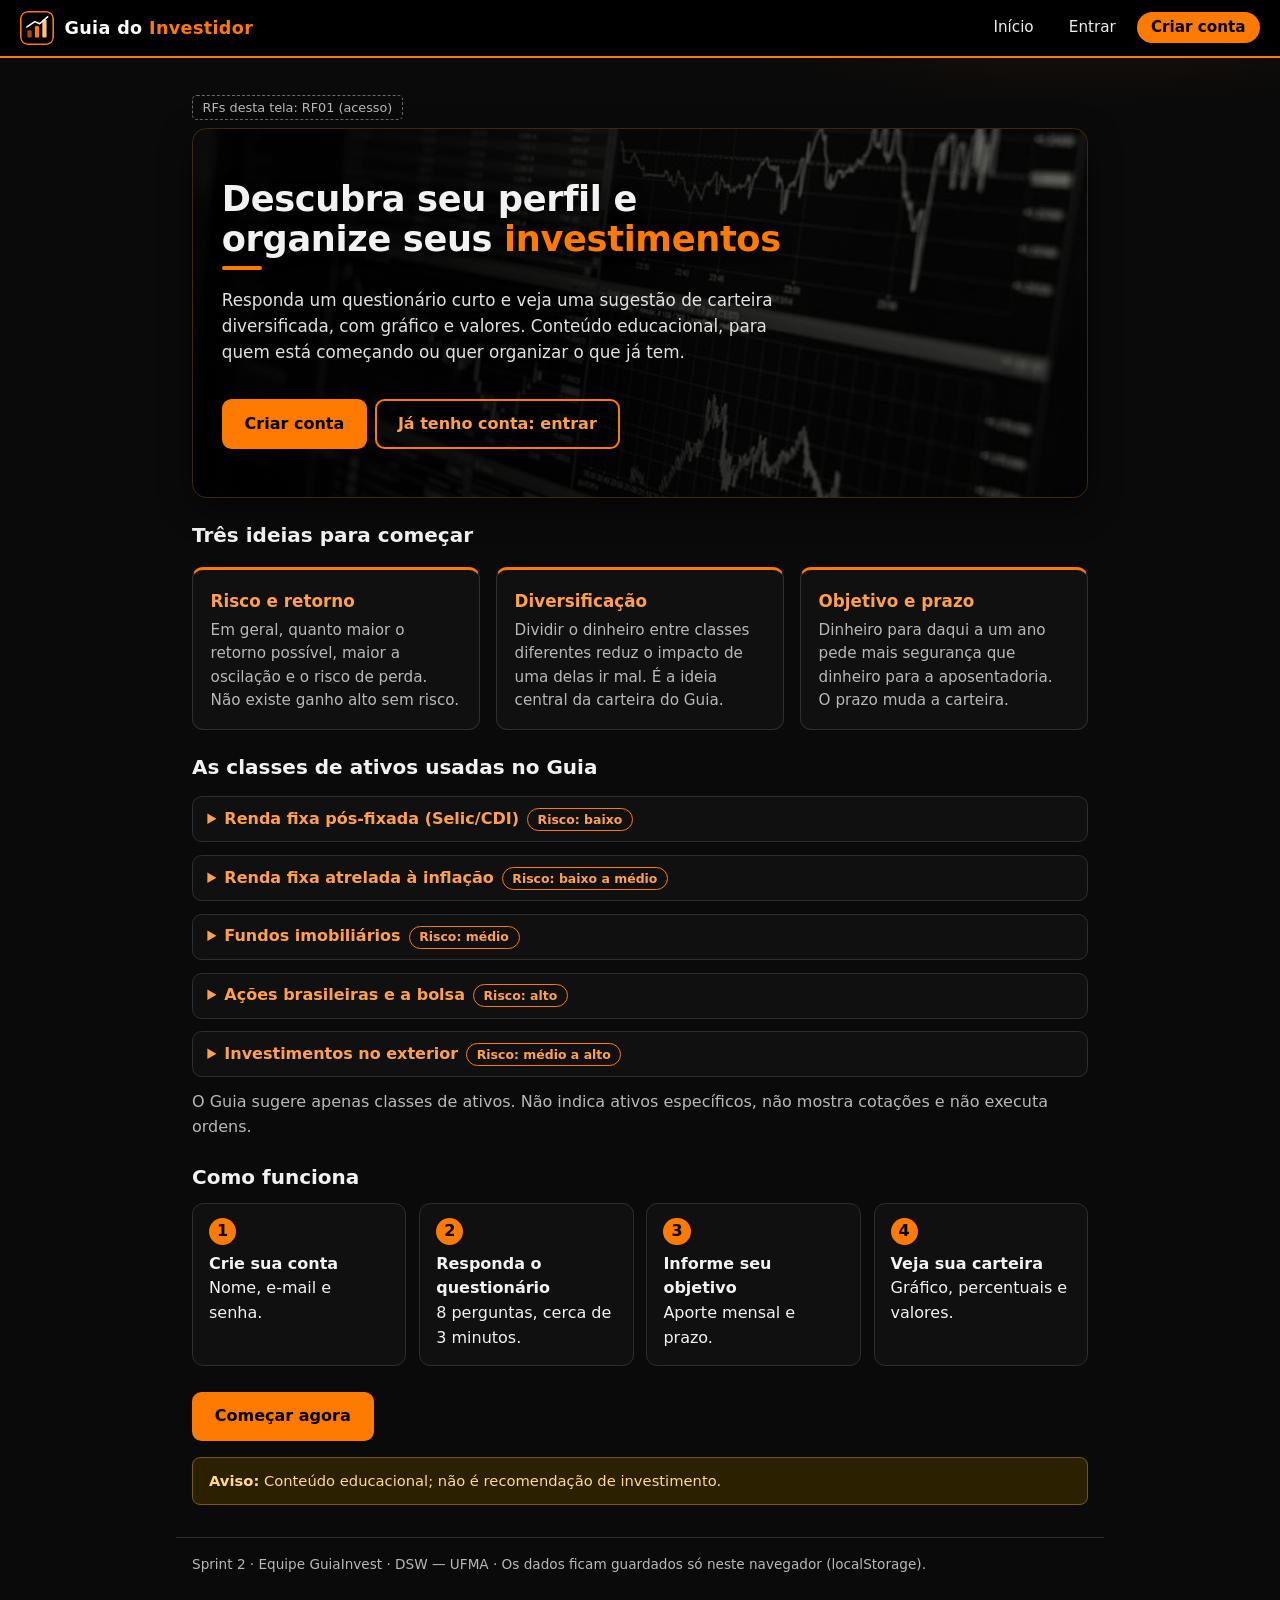
<file: codigo/index.html>
<!DOCTYPE html>
<!-- Guia do Investidor — Sprint 2. Tela: Página inicial (pública). RFs atendidos: RF01 (acesso), RF13. -->
<html lang="pt-BR"><head><meta charset="utf-8"><meta name="viewport" content="width=device-width, initial-scale=1">
<title>Página inicial — Guia do Investidor</title><link rel="stylesheet" href="style.css"></head>
<body><a class="skip" href="#conteudo">Pular para o conteúdo</a>
<header><a class="brand" href="index.html"><img src="logo.svg" alt="" width="34" height="34"><span>Guia do <b>Investidor</b></span></a><nav class="nav-pub" aria-label="Principal"><ul><li><a href="index.html">Início</a></li><li><a href="01-login.html">Entrar</a></li><li><a href="02-cadastro.html" class="cta">Criar conta</a></li></ul></nav></header>
<main id="conteudo"><p class="rf">RFs desta tela: RF01 (acesso)</p>
<section class="hero card"><h1>Descubra seu perfil e organize seus <em>investimentos</em></h1>
<p>Responda um questionário curto e veja uma sugestão de carteira diversificada, com gráfico e valores. Conteúdo educacional, para quem está começando ou quer organizar o que já tem.</p>
<a class="btn" href="02-cadastro.html">Criar conta</a><a class="btn sec" href="01-login.html">Já tenho conta: entrar</a></section>
<section aria-labelledby="b"><h2 id="b">Três ideias para começar</h2><div class="cols">
<div class="mini"><h3>Risco e retorno</h3><p>Em geral, quanto maior o retorno possível, maior a oscilação e o risco de perda. Não existe ganho alto sem risco.</p></div>
<div class="mini"><h3>Diversificação</h3><p>Dividir o dinheiro entre classes diferentes reduz o impacto de uma delas ir mal. É a ideia central da carteira do Guia.</p></div>
<div class="mini"><h3>Objetivo e prazo</h3><p>Dinheiro para daqui a um ano pede mais segurança que dinheiro para a aposentadoria. O prazo muda a carteira.</p></div></div></section>
<section aria-labelledby="c"><h2 id="c">As classes de ativos usadas no Guia</h2>
<details><summary>Renda fixa pós-fixada (Selic/CDI)<span class="tag">Risco: baixo</span></summary><p>Aplicações cujo rendimento acompanha a taxa básica de juros (Selic) ou o CDI. Costumam oscilar pouco e servem de base de segurança.</p></details>
<details><summary>Renda fixa atrelada à inflação<span class="tag">Risco: baixo a médio</span></summary><p>O rendimento combina uma taxa definida com um índice de inflação, para proteger o poder de compra no longo prazo. O valor pode variar se for resgatado antes do vencimento.</p></details>
<details><summary>Fundos imobiliários<span class="tag">Risco: médio</span></summary><p>Fundos que investem em imóveis ou em papéis do setor imobiliário. As cotas são negociadas na bolsa e costumam distribuir rendimentos periódicos, mas o preço da cota oscila.</p></details>
<details><summary>Ações brasileiras e a bolsa<span class="tag">Risco: alto</span></summary><p>Ação é uma pequena parte de uma empresa. As ações são negociadas na bolsa de valores (a B3, no Brasil), e o preço sobe e desce todos os dias. Tende a fazer mais sentido para prazos longos.</p></details>
<details><summary>Investimentos no exterior<span class="tag">Risco: médio a alto</span></summary><p>Ativos de outras economias, que ajudam a diversificar, mas sofrem também com a variação do câmbio (o valor do dólar, por exemplo).</p></details>
<p class="sub">O Guia sugere apenas classes de ativos. Não indica ativos específicos, não mostra cotações e não executa ordens.</p></section>
<section aria-labelledby="d"><h2 id="d">Como funciona</h2><ol class="passos"><li><strong>Crie sua conta</strong><br>Nome, e-mail e senha.</li><li><strong>Responda o questionário</strong><br>8 perguntas, cerca de 3 minutos.</li><li><strong>Informe seu objetivo</strong><br>Aporte mensal e prazo.</li><li><strong>Veja sua carteira</strong><br>Gráfico, percentuais e valores.</li></ol>
<a class="btn" href="02-cadastro.html">Começar agora</a></section>
<p class="aviso" role="note"><strong>Aviso:</strong> Conteúdo educacional; não é recomendação de investimento.</p></main>
<footer>Sprint 2 · Equipe GuiaInvest · DSW — UFMA · Os dados ficam guardados só neste navegador (localStorage).</footer><script src="js/regras.js"></script><script src="js/dados.js"></script><script src="app.js"></script></body></html>
</file>
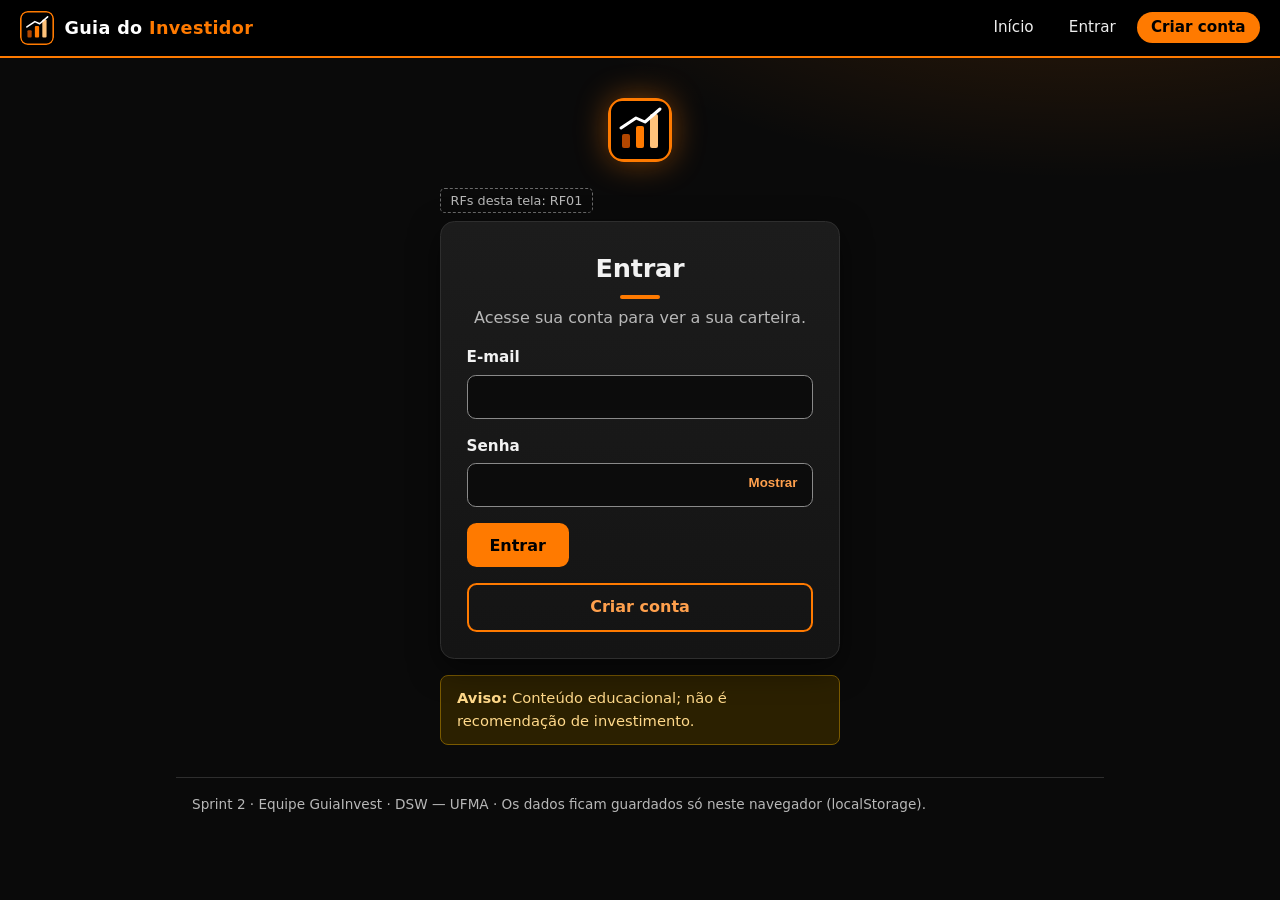
<file: codigo/01-login.html>
<!DOCTYPE html>
<!-- Guia do Investidor — Sprint 2. Tela: Login. RFs atendidos: RF01. Lógica em JavaScript puro, dados no localStorage. -->
<html lang="pt-BR"><head><meta charset="utf-8"><meta name="viewport" content="width=device-width, initial-scale=1">
<title>Entrar — Guia do Investidor</title><link rel="stylesheet" href="style.css"></head>
<body><a class="skip" href="#conteudo">Pular para o conteúdo</a>
<header><a class="brand" href="index.html"><img src="logo.svg" alt="" width="34" height="34"><span>Guia do <b>Investidor</b></span></a><nav class="nav-pub" aria-label="Principal"><ul><li><a href="index.html">Início</a></li><li><a href="01-login.html">Entrar</a></li><li><a href="02-cadastro.html" class="cta">Criar conta</a></li></ul></nav></header>
<main id="conteudo" class="auth"><img class="logo-big" src="logo.svg" alt="Símbolo do Guia do Investidor" width="64" height="64"><p class="rf">RFs desta tela: RF01</p>
<form class="card" id="form-login" novalidate><h1>Entrar</h1><p class="sub">Acesse sua conta para ver a sua carteira.</p>
<label for="email">E-mail</label><input type="email" id="email" name="email" autocomplete="email" required><label for="senha">Senha</label><input type="password" id="senha" name="senha" autocomplete="current-password" required>
<button class="btn" type="submit">Entrar</button><a class="btn sec" href="02-cadastro.html">Criar conta</a></form><p class="aviso" role="note"><strong>Aviso:</strong> Conteúdo educacional; não é recomendação de investimento.</p></main>
<footer>Sprint 2 · Equipe GuiaInvest · DSW — UFMA · Os dados ficam guardados só neste navegador (localStorage).</footer>
<script src="js/regras.js"></script><script src="js/dados.js"></script><script src="app.js"></script><script src="js/auth.js"></script></body></html>
</file>
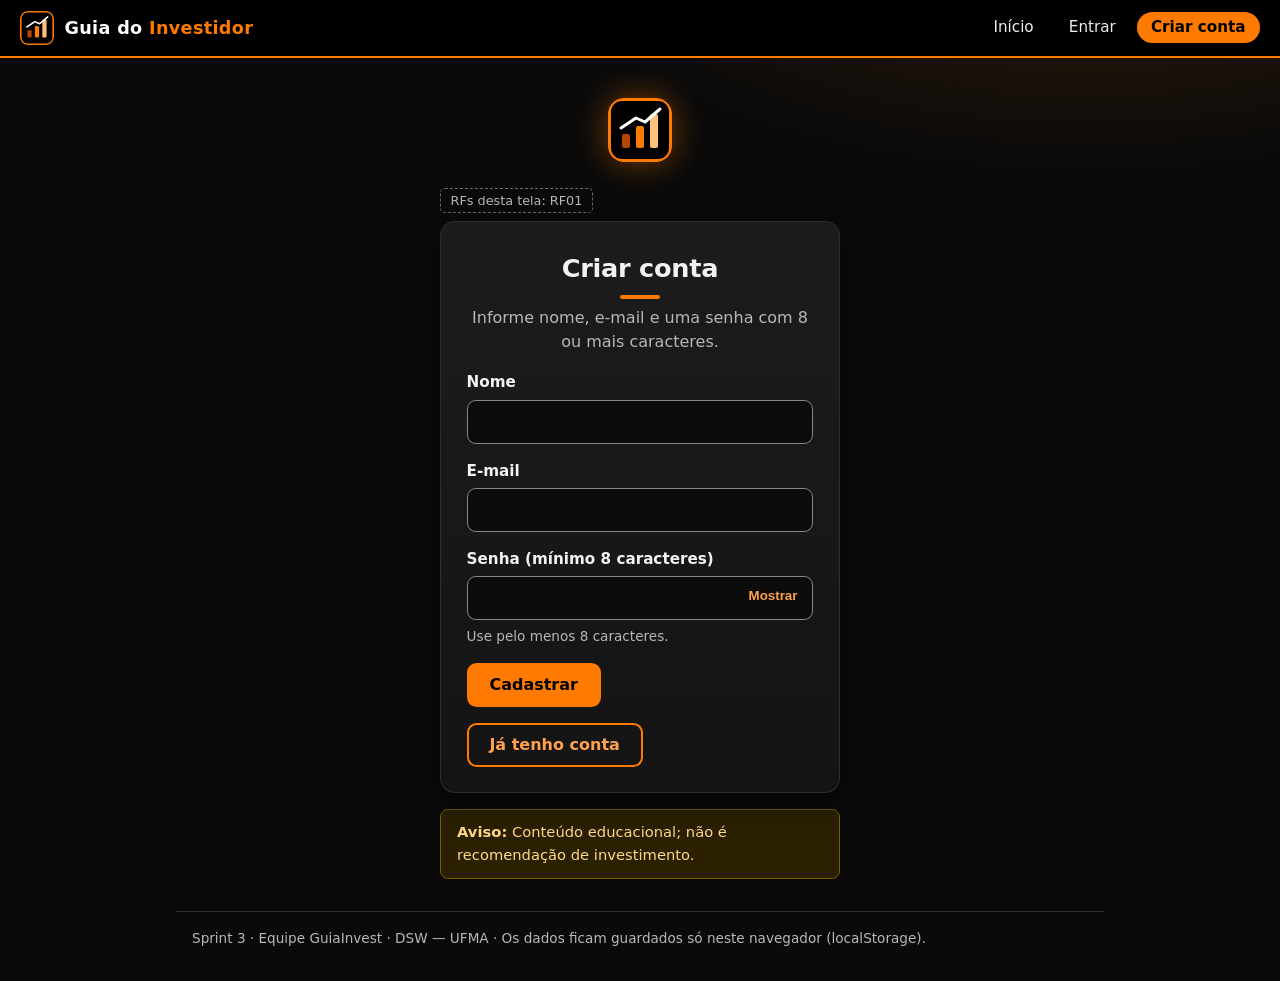
<file: codigo/02-cadastro.html>
<!DOCTYPE html>
<!-- Guia do Investidor — Sprint 3. Tela: Cadastro (acessibilidade e estados). RFs atendidos: RF01. Lógica em JavaScript puro, dados no localStorage. -->
<html lang="pt-BR"><head><meta charset="utf-8"><meta name="viewport" content="width=device-width, initial-scale=1">
<title>Criar conta — Guia do Investidor</title><link rel="stylesheet" href="style.css"></head>
<body><a class="skip" href="#conteudo">Pular para o conteúdo</a>
<header><a class="brand" href="index.html"><img src="logo.svg" alt="" width="34" height="34"><span>Guia do <b>Investidor</b></span></a><nav class="nav-pub" aria-label="Principal"><ul><li><a href="index.html">Início</a></li><li><a href="01-login.html">Entrar</a></li><li><a href="02-cadastro.html" class="cta">Criar conta</a></li></ul></nav></header>
<main id="conteudo" class="auth"><img class="logo-big" src="logo.svg" alt="Símbolo do Guia do Investidor" width="64" height="64"><p class="rf">RFs desta tela: RF01</p>
<form class="card" id="form-cadastro" novalidate><h1>Criar conta</h1><p class="sub">Informe nome, e-mail e uma senha com 8 ou mais caracteres.</p>
<label for="nome">Nome</label><input type="text" id="nome" name="nome" autocomplete="name" required><label for="email">E-mail</label><input type="email" id="email" name="email" autocomplete="email" required><label for="senha">Senha (mínimo 8 caracteres)</label><input type="password" id="senha" name="senha" autocomplete="new-password" minlength="8" aria-describedby="dica-senha" required><small id="dica-senha" class="dica-campo">Use pelo menos 8 caracteres.</small>
<button id="btn-cadastrar" class="btn" type="submit">Cadastrar</button><button class="btn sec" type="button" onclick="location.href='01-login.html'">Já tenho conta</button></form><p class="aviso" role="note"><strong>Aviso:</strong> Conteúdo educacional; não é recomendação de investimento.</p></main>
<footer>Sprint 3 · Equipe GuiaInvest · DSW — UFMA · Os dados ficam guardados só neste navegador (localStorage).</footer>
<script src="js/regras.js"></script><script src="js/dados.js"></script><script src="app.js"></script><script src="js/auth.js"></script></body></html>
</file>
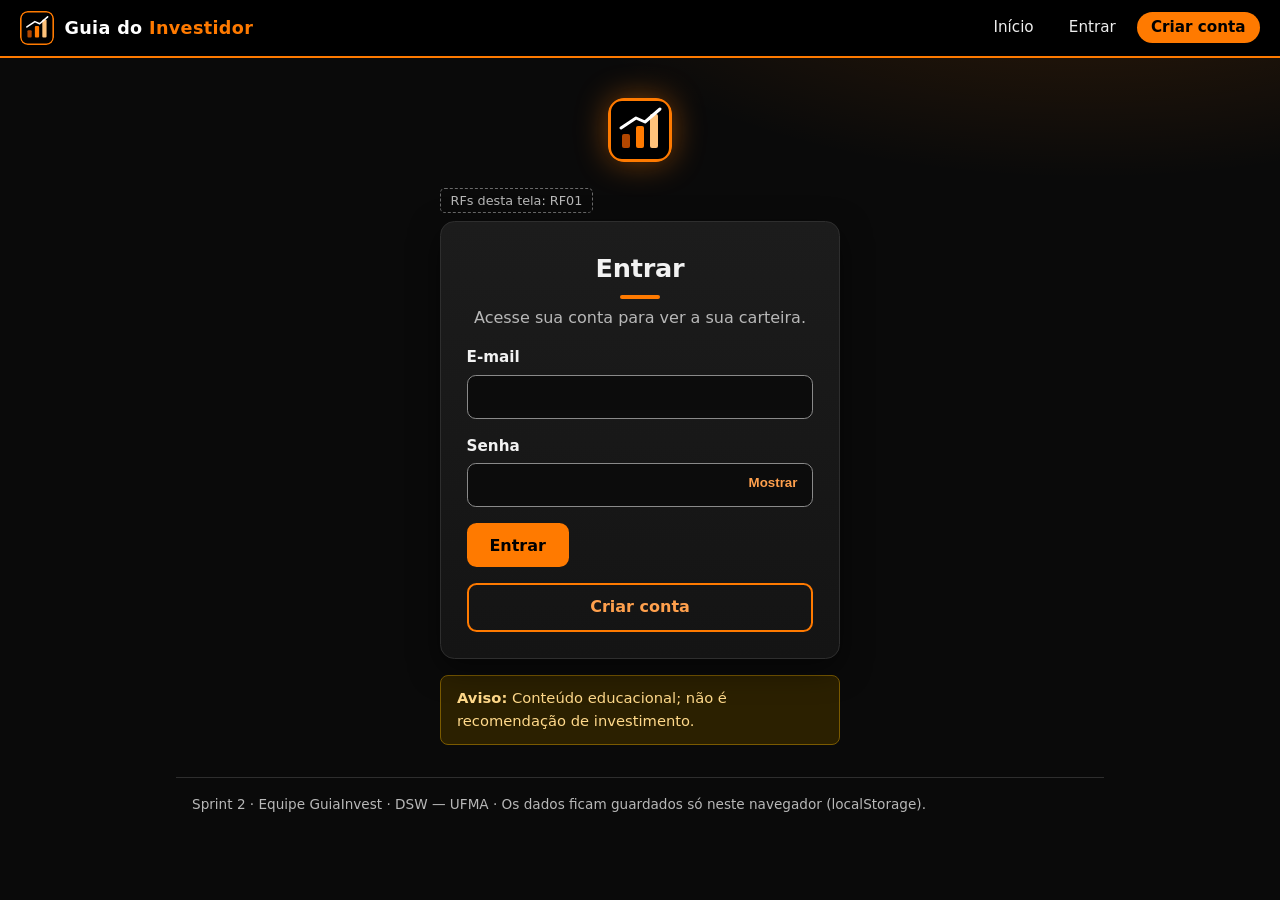
<file: codigo/04-questionario.html>
<!DOCTYPE html>
<!-- Guia do Investidor — Sprint 2. Tela: Questionário de perfil. RFs atendidos: RF02, RF03. Lógica em JavaScript puro, dados no localStorage. -->
<html lang="pt-BR"><head><meta charset="utf-8"><meta name="viewport" content="width=device-width, initial-scale=1">
<title>Questionário de perfil — Guia do Investidor</title><link rel="stylesheet" href="style.css"></head>
<body><a class="skip" href="#conteudo">Pular para o conteúdo</a>
<header><a class="brand" href="index.html"><img src="logo.svg" alt="" width="34" height="34"><span>Guia do <b>Investidor</b></span></a><nav aria-label="Principal"><ul><li><span id="ola" class="ola"></span></li><li><a href="04-questionario.html">Questionário</a></li><li><a href="08-dashboard.html">Minha carteira</a></li><li><a href="10-minhas-carteiras.html">Minhas carteiras</a></li><li><a href="11-minha-conta.html">Minha conta</a></li><li><a href="01-login.html" data-sair>Sair</a></li></ul></nav></header>
<main id="conteudo"><ol class="steps" aria-label="Etapas"><li class="on" aria-current="step">1. Perfil</li><li>2. Objetivo</li><li>3. Carteira</li></ol><p class="rf">RFs desta tela: RF02, RF03</p>
<form class="card" id="form-quest" novalidate><h1>Questionário de perfil</h1>
<p id="prog" aria-live="polite">Pergunta 1 de 8</p><div class="prog" id="barra" role="progressbar" aria-valuenow="1" aria-valuemin="0" aria-valuemax="8" aria-labelledby="prog"><span></span></div>
<fieldset id="pergunta"></fieldset>
<p class="erro" id="quest-erro" role="alert" hidden>Escolha uma opção para continuar. Todas as perguntas devem ser respondidas.</p>
<button class="btn sec" type="button" id="anterior">Anterior</button><button class="btn" type="submit" id="proxima">Próxima</button></form><p class="aviso" role="note"><strong>Aviso:</strong> Conteúdo educacional; não é recomendação de investimento.</p></main>
<footer>Sprint 2 · Equipe GuiaInvest · DSW — UFMA · Os dados ficam guardados só neste navegador (localStorage).</footer>
<script src="js/regras.js"></script><script src="js/dados.js"></script><script src="app.js"></script><script src="js/questionario.js"></script></body></html>
</file>
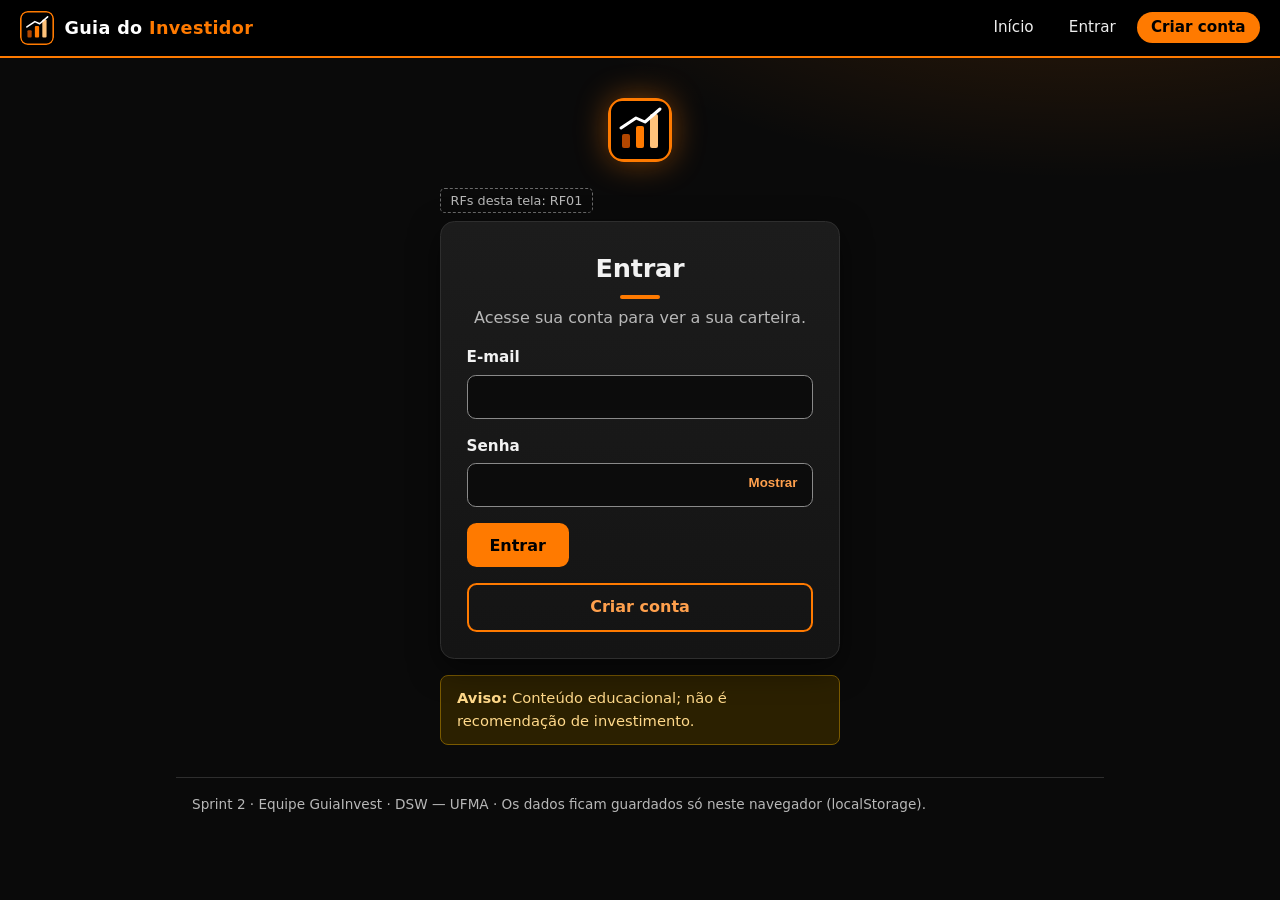
<file: codigo/05-resultado-perfil.html>
<!DOCTYPE html>
<!-- Guia do Investidor — Sprint 2. Tela: Resultado do perfil. RFs atendidos: RF03, RF11. Lógica em JavaScript puro, dados no localStorage. -->
<html lang="pt-BR"><head><meta charset="utf-8"><meta name="viewport" content="width=device-width, initial-scale=1">
<title>Seu perfil — Guia do Investidor</title><link rel="stylesheet" href="style.css"></head>
<body><a class="skip" href="#conteudo">Pular para o conteúdo</a>
<header><a class="brand" href="index.html"><img src="logo.svg" alt="" width="34" height="34"><span>Guia do <b>Investidor</b></span></a><nav aria-label="Principal"><ul><li><span id="ola" class="ola"></span></li><li><a href="04-questionario.html">Questionário</a></li><li><a href="08-dashboard.html">Minha carteira</a></li><li><a href="10-minhas-carteiras.html">Minhas carteiras</a></li><li><a href="11-minha-conta.html">Minha conta</a></li><li><a href="01-login.html" data-sair>Sair</a></li></ul></nav></header>
<main id="conteudo"><ol class="steps" aria-label="Etapas"><li class="on" aria-current="step">1. Perfil</li><li>2. Objetivo</li><li>3. Carteira</li></ol><p class="rf">RFs desta tela: RF03 (e RF11: refazer)</p>
<section class="card"><h1>Seu perfil de investidor</h1>
<p><span class="badge" id="classe">…</span></p><p id="pontos"></p>
<p id="frase"></p>
<p class="sub">Faixas: Conservador 8–16 · Moderado 17–24 · Arrojado 25–32.</p>
<a class="btn" href="06-objetivo.html">Continuar: informar objetivo</a><a class="btn sec" href="04-questionario.html">Refazer questionário</a></section><p class="aviso" role="note"><strong>Aviso:</strong> Conteúdo educacional; não é recomendação de investimento.</p></main>
<footer>Sprint 2 · Equipe GuiaInvest · DSW — UFMA · Os dados ficam guardados só neste navegador (localStorage).</footer>
<script src="js/regras.js"></script><script src="js/dados.js"></script><script src="app.js"></script><script src="js/resultado.js"></script></body></html>
</file>
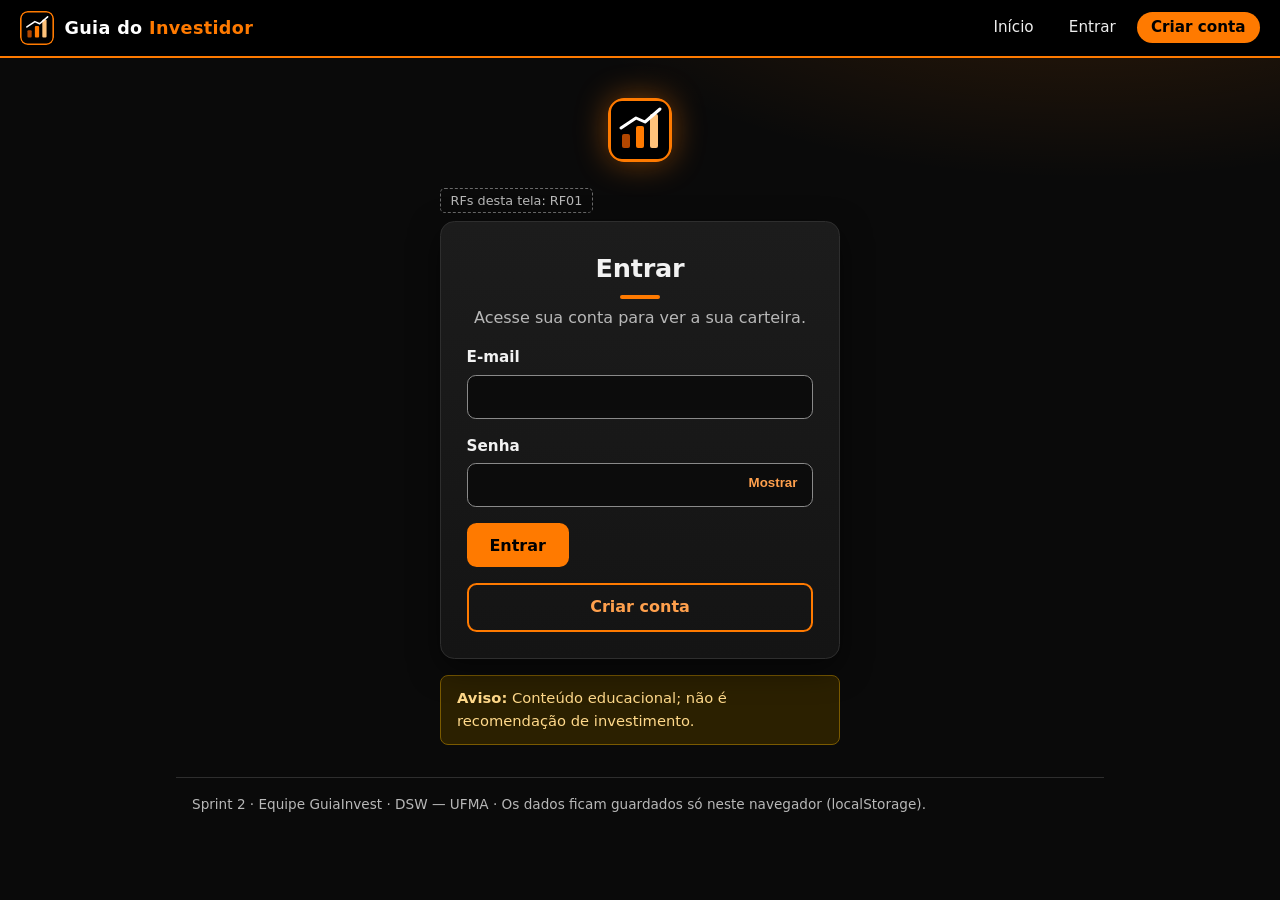
<file: codigo/06-objetivo.html>
<!DOCTYPE html>
<!-- Guia do Investidor — Sprint 2. Tela: Objetivo, aporte e prazo (com estado de erro). RFs atendidos: RF04. Lógica em JavaScript puro, dados no localStorage. -->
<html lang="pt-BR"><head><meta charset="utf-8"><meta name="viewport" content="width=device-width, initial-scale=1">
<title>Seu objetivo — Guia do Investidor</title><link rel="stylesheet" href="style.css"></head>
<body><a class="skip" href="#conteudo">Pular para o conteúdo</a>
<header><a class="brand" href="index.html"><img src="logo.svg" alt="" width="34" height="34"><span>Guia do <b>Investidor</b></span></a><nav aria-label="Principal"><ul><li><span id="ola" class="ola"></span></li><li><a href="04-questionario.html">Questionário</a></li><li><a href="08-dashboard.html">Minha carteira</a></li><li><a href="10-minhas-carteiras.html">Minhas carteiras</a></li><li><a href="11-minha-conta.html">Minha conta</a></li><li><a href="01-login.html" data-sair>Sair</a></li></ul></nav></header>
<main id="conteudo"><ol class="steps" aria-label="Etapas"><li>1. Perfil</li><li class="on" aria-current="step">2. Objetivo</li><li>3. Carteira</li></ol><p class="rf">RFs desta tela: RF04</p>
<form class="card" id="form-objetivo" novalidate><h1>Seu objetivo</h1><p class="sub">Conte para que você quer investir, quanto aporta por mês e em quanto tempo.</p>
<label for="obj">Objetivo financeiro</label><input type="text" id="obj" name="obj" placeholder="Ex.: Aposentadoria" required><label for="aporte">Aporte mensal (R$)</label><input type="number" id="aporte" name="aporte" min="0.01" step="0.01" inputmode="decimal" placeholder="Ex.: 1500" required><label for="prazo">Prazo (em meses)</label><input type="number" id="prazo" name="prazo" min="1" step="1" inputmode="numeric" placeholder="Ex.: 120" required>
<button class="btn" type="submit">Gerar carteira</button><a class="btn sec" href="05-resultado-perfil.html">Voltar</a></form><p class="aviso" role="note"><strong>Aviso:</strong> Conteúdo educacional; não é recomendação de investimento.</p></main>
<footer>Sprint 2 · Equipe GuiaInvest · DSW — UFMA · Os dados ficam guardados só neste navegador (localStorage).</footer>
<script src="js/regras.js"></script><script src="js/dados.js"></script><script src="app.js"></script><script src="js/objetivo.js"></script></body></html>
</file>
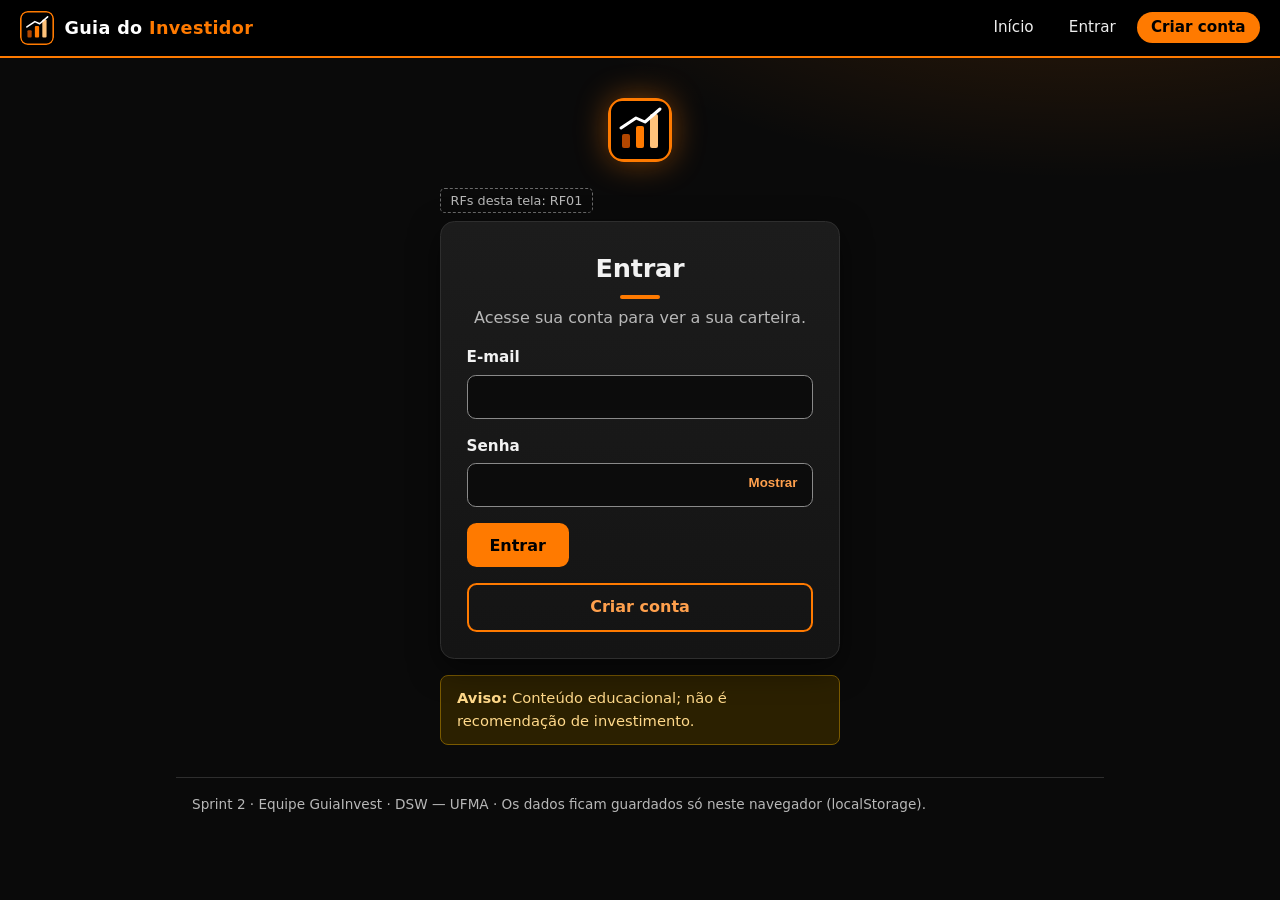
<file: codigo/08-dashboard.html>
<!DOCTYPE html>
<!-- Guia do Investidor — Sprint 2. Tela: Dashboard da carteira. RFs atendidos: RF05, RF06, RF13. Lógica em JavaScript puro, dados no localStorage. -->
<html lang="pt-BR"><head><meta charset="utf-8"><meta name="viewport" content="width=device-width, initial-scale=1">
<title>Sua carteira — Guia do Investidor</title><link rel="stylesheet" href="style.css"></head>
<body><a class="skip" href="#conteudo">Pular para o conteúdo</a>
<header><a class="brand" href="index.html"><img src="logo.svg" alt="" width="34" height="34"><span>Guia do <b>Investidor</b></span></a><nav aria-label="Principal"><ul><li><span id="ola" class="ola"></span></li><li><a href="04-questionario.html">Questionário</a></li><li><a href="08-dashboard.html">Minha carteira</a></li><li><a href="10-minhas-carteiras.html">Minhas carteiras</a></li><li><a href="11-minha-conta.html">Minha conta</a></li><li><a href="01-login.html" data-sair>Sair</a></li></ul></nav></header>
<main id="conteudo"><ol class="steps" aria-label="Etapas"><li>1. Perfil</li><li>2. Objetivo</li><li class="on" aria-current="step">3. Carteira</li></ol><p class="rf">RFs desta tela: RF05, RF06, RF13</p>
<section class="card"><h1>Sua carteira sugerida</h1>
<div class="kpis"><div class="kpi"><small>Perfil</small><strong id="k-perfil"></strong></div><div class="kpi"><small>Objetivo</small><strong id="k-objetivo"></strong></div><div class="kpi"><small>Aporte mensal</small><strong id="k-aporte"></strong></div><div class="kpi"><small>Prazo</small><strong id="k-prazo"></strong></div></div>
<div class="grid"><div class="donut" id="donut" role="img" aria-label="Gráfico de rosca"><svg viewBox="0 0 42 42" aria-hidden="true" id="d-svg"></svg><b><span>Carteira<strong id="d-centro"></strong></span></b></div><div class="tabela"><table><caption class="sr">Alocação sugerida</caption><thead><tr><th>Classe de ativo</th><th class="n">Percentual</th><th class="n">Valor estimado</th></tr></thead><tbody id="t-corpo"></tbody></table></div></div>
<p><span class="dica" title="Títulos cujo rendimento acompanha a taxa básica de juros (Selic/CDI)" tabindex="0">O que é renda fixa pós-fixada?</span></p>
<details open><summary>Como as regras chegaram a esta carteira</summary><p id="regra"></p></details>
<a class="btn sec" href="06-objetivo.html">Alterar objetivo</a><a class="btn sec" href="04-questionario.html">Refazer questionário</a>
<p class="info">Na Sprint 3: explicação por IA (RF07), salvar e exportar a carteira (RF08 a RF10).</p></section><p class="aviso" role="note"><strong>Aviso:</strong> Conteúdo educacional; não é recomendação de investimento.</p></main>
<footer>Sprint 2 · Equipe GuiaInvest · DSW — UFMA · Os dados ficam guardados só neste navegador (localStorage).</footer>
<script src="js/regras.js"></script><script src="js/dados.js"></script><script src="app.js"></script><script src="js/dashboard.js"></script></body></html>
</file>
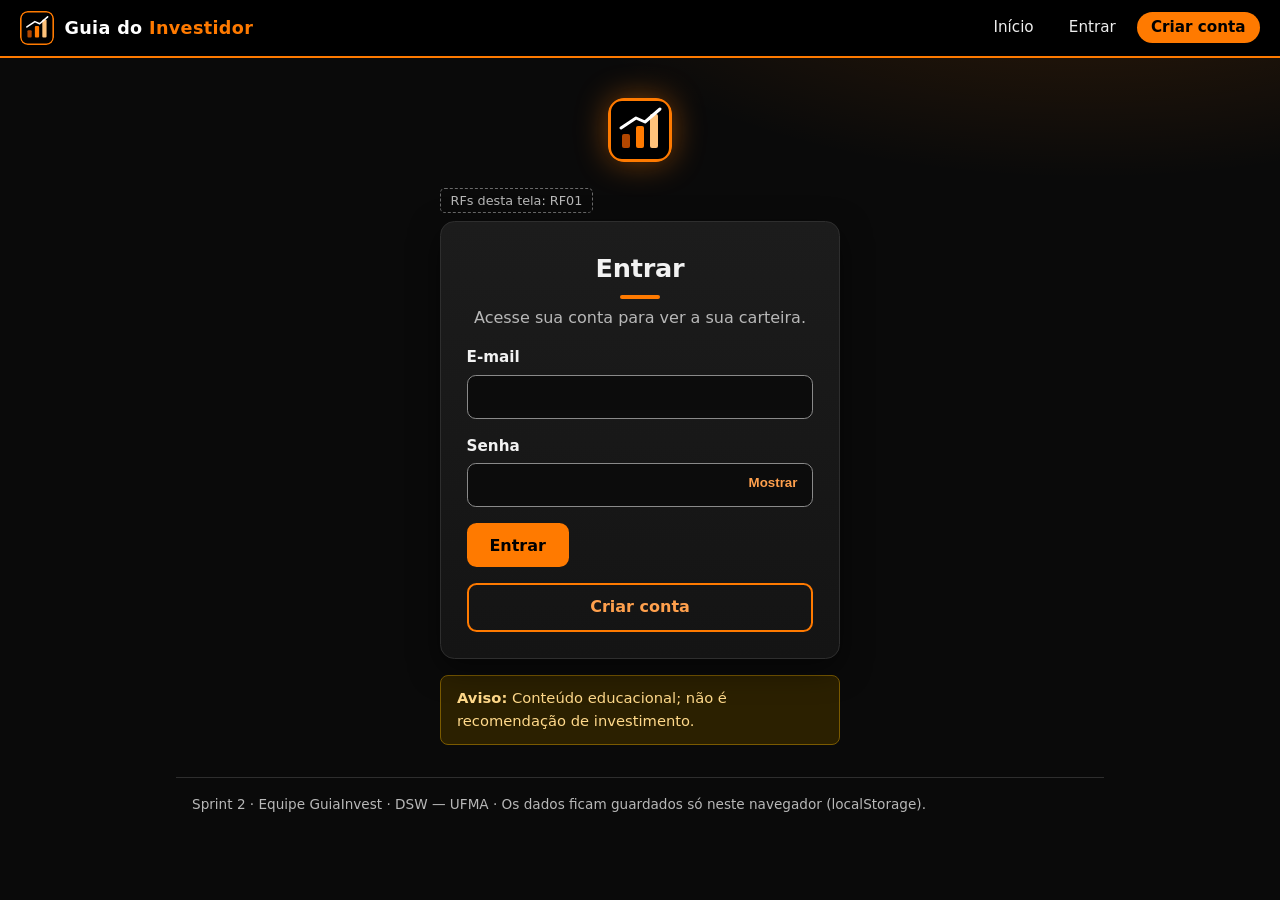
<file: codigo/09-explicacao.html>
<!DOCTYPE html>
<!-- Guia do Investidor — Sprint 2 (tela ainda do protótipo S1; lógica prevista para a S3). Tela: Explicação por IA. RFs atendidos: RF07, RF13. Dados de exemplo fixos. -->
<html lang="pt-BR"><head><meta charset="utf-8"><meta name="viewport" content="width=device-width, initial-scale=1">
<title>Explicação por IA — Guia do Investidor</title><link rel="stylesheet" href="style.css"></head>
<body><a class="skip" href="#conteudo">Pular para o conteúdo</a>
<header><a class="brand" href="index.html"><img src="logo.svg" alt="" width="34" height="34"><span>Guia do <b>Investidor</b></span></a><nav aria-label="Principal"><ul><li><span id="ola" class="ola"></span></li><li><a href="04-questionario.html">Questionário</a></li><li><a href="08-dashboard.html">Minha carteira</a></li><li><a href="10-minhas-carteiras.html">Minhas carteiras</a></li><li><a href="11-minha-conta.html">Minha conta</a></li><li><a href="01-login.html" data-sair>Sair</a></li></ul></nav></header>
<main id="conteudo"><ol class="steps" aria-label="Etapas"><li class="">1. Perfil</li><li class="">2. Objetivo</li><li class="on" aria-current="step">3. Carteira</li></ol><p class="rf">RFs desta tela: RF07, RF13</p><p class="info prev">Prévia do protótipo (S1), com dados de exemplo. Esta função será implementada na Sprint 3.</p>
<section class="card"><h1>Explicação da sua carteira</h1><p>Perfil: <strong>Moderado</strong>. Os percentuais abaixo não mudam com a explicação.</p>
<p>Seu perfil mostra que você aceita oscilações moderadas. Por isso a maior parte fica em renda fixa, que é mais estável, e uma parcela menor vai para ações e exterior, que podem render mais, mas variam mais.</p>
<p class="info">Se a IA demorar mais de 15 segundos ou falhar, mostramos um texto-padrão do perfil.</p>
<a class="btn" href="08-dashboard.html">Voltar ao dashboard</a></section><p class="aviso" role="note"><strong>Aviso:</strong> Conteúdo educacional; não é recomendação de investimento.</p></main>
<footer>Sprint 2 · Equipe GuiaInvest · DSW — UFMA · Tela de prévia com dados de exemplo fixos.</footer><script src="js/regras.js"></script><script src="js/dados.js"></script><script src="app.js"></script><script src="js/prototipo.js"></script></body></html>
</file>
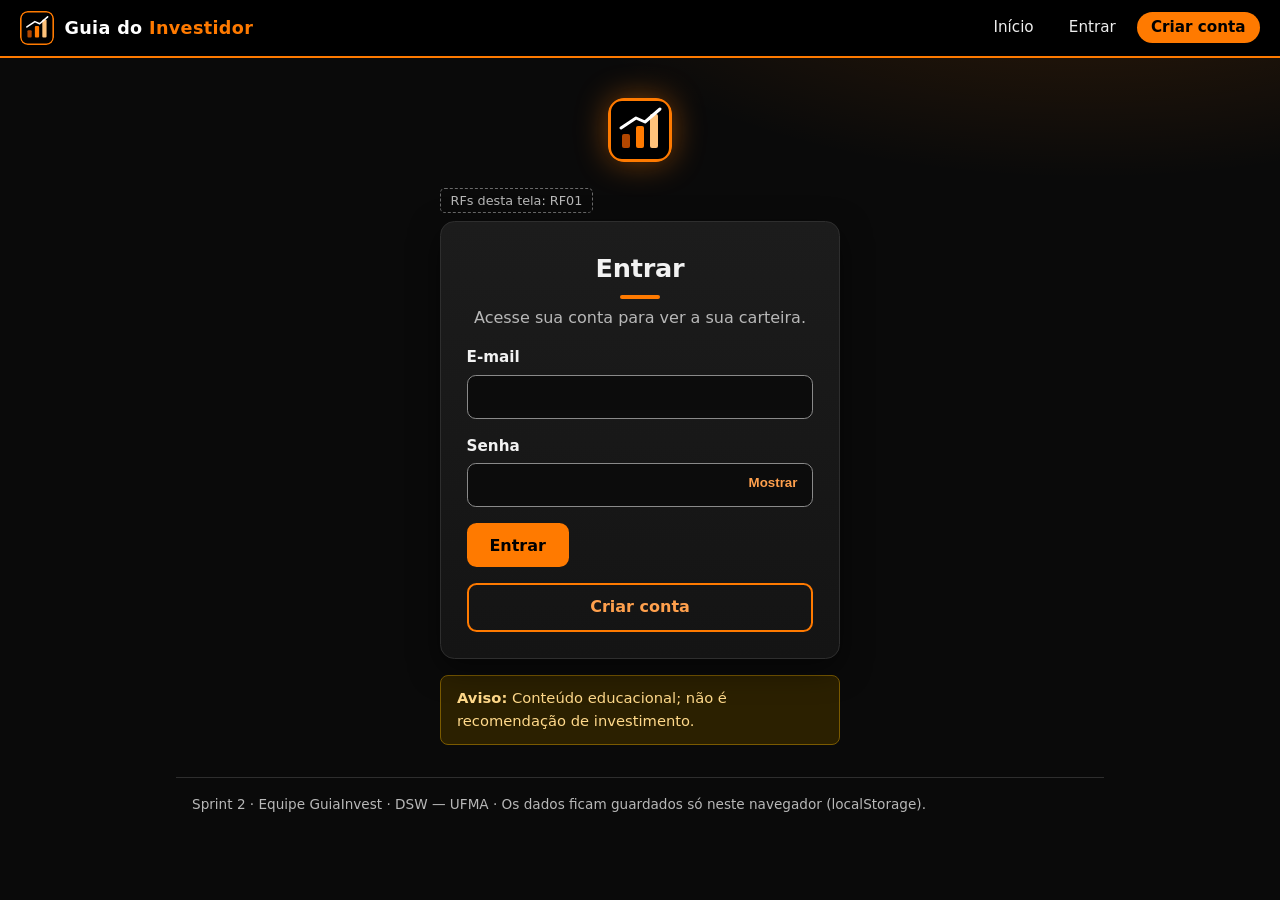
<file: codigo/10-minhas-carteiras.html>
<!DOCTYPE html>
<!-- Guia do Investidor — Sprint 2 (tela ainda do protótipo S1; lógica prevista para a S3). Tela: Minhas carteiras. RFs atendidos: RF08, RF09, RF10, RF11. Dados de exemplo fixos. -->
<html lang="pt-BR"><head><meta charset="utf-8"><meta name="viewport" content="width=device-width, initial-scale=1">
<title>Minhas carteiras — Guia do Investidor</title><link rel="stylesheet" href="style.css"></head>
<body><a class="skip" href="#conteudo">Pular para o conteúdo</a>
<header><a class="brand" href="index.html"><img src="logo.svg" alt="" width="34" height="34"><span>Guia do <b>Investidor</b></span></a><nav aria-label="Principal"><ul><li><span id="ola" class="ola"></span></li><li><a href="04-questionario.html">Questionário</a></li><li><a href="08-dashboard.html">Minha carteira</a></li><li><a href="10-minhas-carteiras.html">Minhas carteiras</a></li><li><a href="11-minha-conta.html">Minha conta</a></li><li><a href="01-login.html" data-sair>Sair</a></li></ul></nav></header>
<main id="conteudo"><p class="rf">RFs desta tela: RF08, RF09, RF10, RF11</p><p class="info prev">Prévia do protótipo (S1), com dados de exemplo. Esta função será implementada na Sprint 3.</p>
<section class="card"><h1>Minhas carteiras</h1><p>Da mais recente para a mais antiga.</p>
<div class="tabela"><table><thead><tr><th>Nome</th><th>Data</th><th>Perfil na época</th><th>Ações</th></tr></thead><tbody>
<tr><td>Aposentadoria</td><td>15/11/2026</td><td>Moderado</td><td><a href="08-dashboard.html">Abrir</a> · <a href="10-minhas-carteiras.html">PDF</a> · <a href="10-minhas-carteiras.html">CSV</a> · <a href="12-excluir-carteira.html">Excluir</a></td></tr>
<tr><td>Reserva de 2 anos</td><td>02/11/2026</td><td>Conservador</td><td><a href="08-dashboard.html">Abrir</a> · <a href="10-minhas-carteiras.html">PDF</a> · <a href="10-minhas-carteiras.html">CSV</a> · <a href="12-excluir-carteira.html">Excluir</a></td></tr></tbody></table></div>
<a class="btn" href="04-questionario.html">Refazer questionário</a></section><p class="aviso" role="note"><strong>Aviso:</strong> Conteúdo educacional; não é recomendação de investimento.</p></main>
<footer>Sprint 2 · Equipe GuiaInvest · DSW — UFMA · Tela de prévia com dados de exemplo fixos.</footer><script src="js/regras.js"></script><script src="js/dados.js"></script><script src="app.js"></script><script src="js/prototipo.js"></script></body></html>
</file>
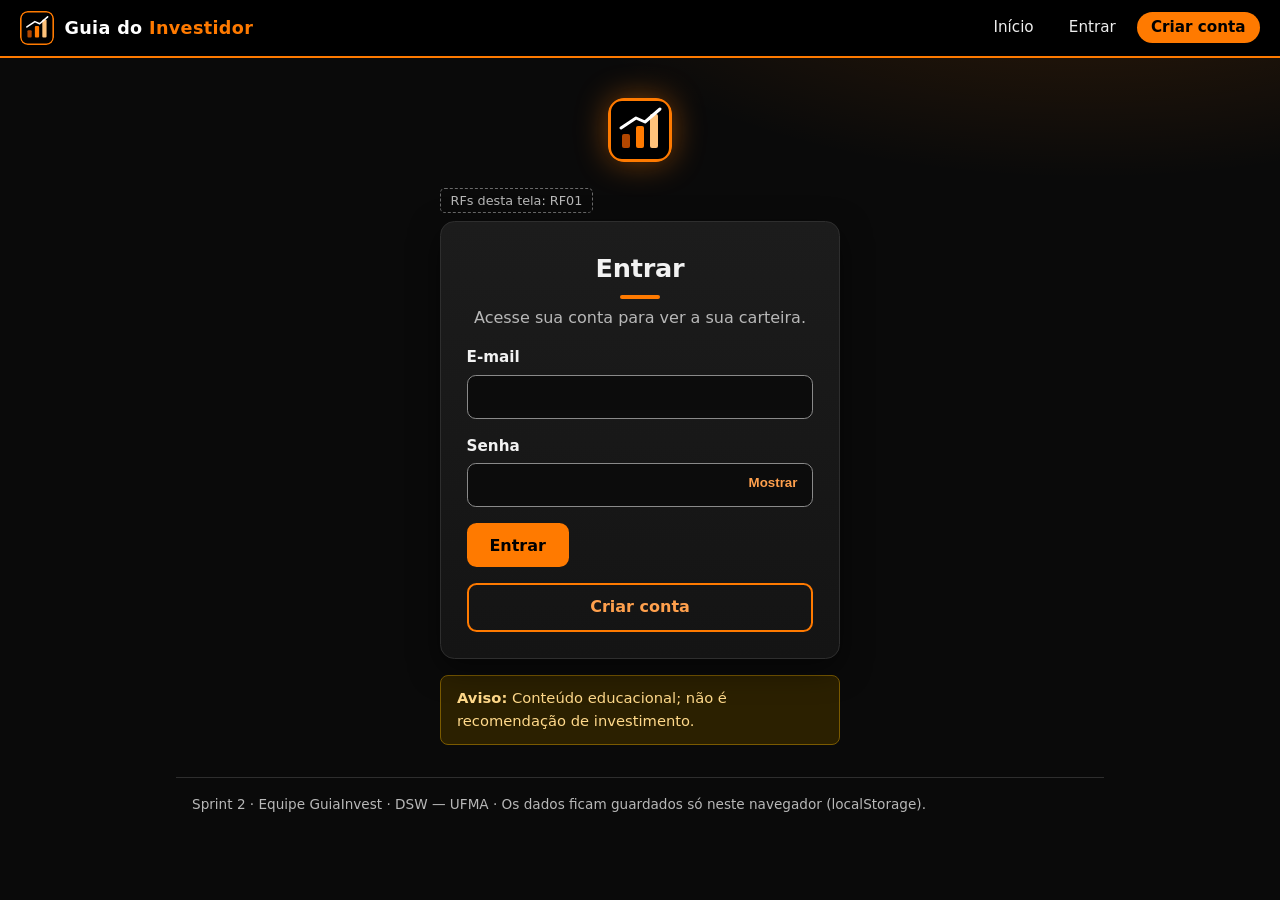
<file: codigo/11-minha-conta.html>
<!DOCTYPE html>
<!-- Guia do Investidor — Sprint 2 (tela ainda do protótipo S1; lógica prevista para a S3). Tela: Minha conta. RFs atendidos: RF12. Dados de exemplo fixos. -->
<html lang="pt-BR"><head><meta charset="utf-8"><meta name="viewport" content="width=device-width, initial-scale=1">
<title>Minha conta — Guia do Investidor</title><link rel="stylesheet" href="style.css"></head>
<body><a class="skip" href="#conteudo">Pular para o conteúdo</a>
<header><a class="brand" href="index.html"><img src="logo.svg" alt="" width="34" height="34"><span>Guia do <b>Investidor</b></span></a><nav aria-label="Principal"><ul><li><span id="ola" class="ola"></span></li><li><a href="04-questionario.html">Questionário</a></li><li><a href="08-dashboard.html">Minha carteira</a></li><li><a href="10-minhas-carteiras.html">Minhas carteiras</a></li><li><a href="11-minha-conta.html">Minha conta</a></li><li><a href="01-login.html" data-sair>Sair</a></li></ul></nav></header>
<main id="conteudo"><p class="rf">RFs desta tela: RF12</p><p class="info prev">Prévia do protótipo (S1), com dados de exemplo. Esta função será implementada na Sprint 3.</p>
<section class="card"><h1>Minha conta</h1>
<label for="nome">Nome</label><input type="text" id="nome" name="nome" value="Camila Ribeiro" class=""><label for="nova">Nova senha (opcional)</label><input type="password" id="nova" name="nova" value="" class="">
<a class="btn" href="11-minha-conta.html">Salvar alterações</a><a class="btn perigo" href="13-excluir-conta.html">Excluir minha conta</a></section><p class="aviso" role="note"><strong>Aviso:</strong> Conteúdo educacional; não é recomendação de investimento.</p></main>
<footer>Sprint 2 · Equipe GuiaInvest · DSW — UFMA · Tela de prévia com dados de exemplo fixos.</footer><script src="js/regras.js"></script><script src="js/dados.js"></script><script src="app.js"></script><script src="js/prototipo.js"></script></body></html>
</file>
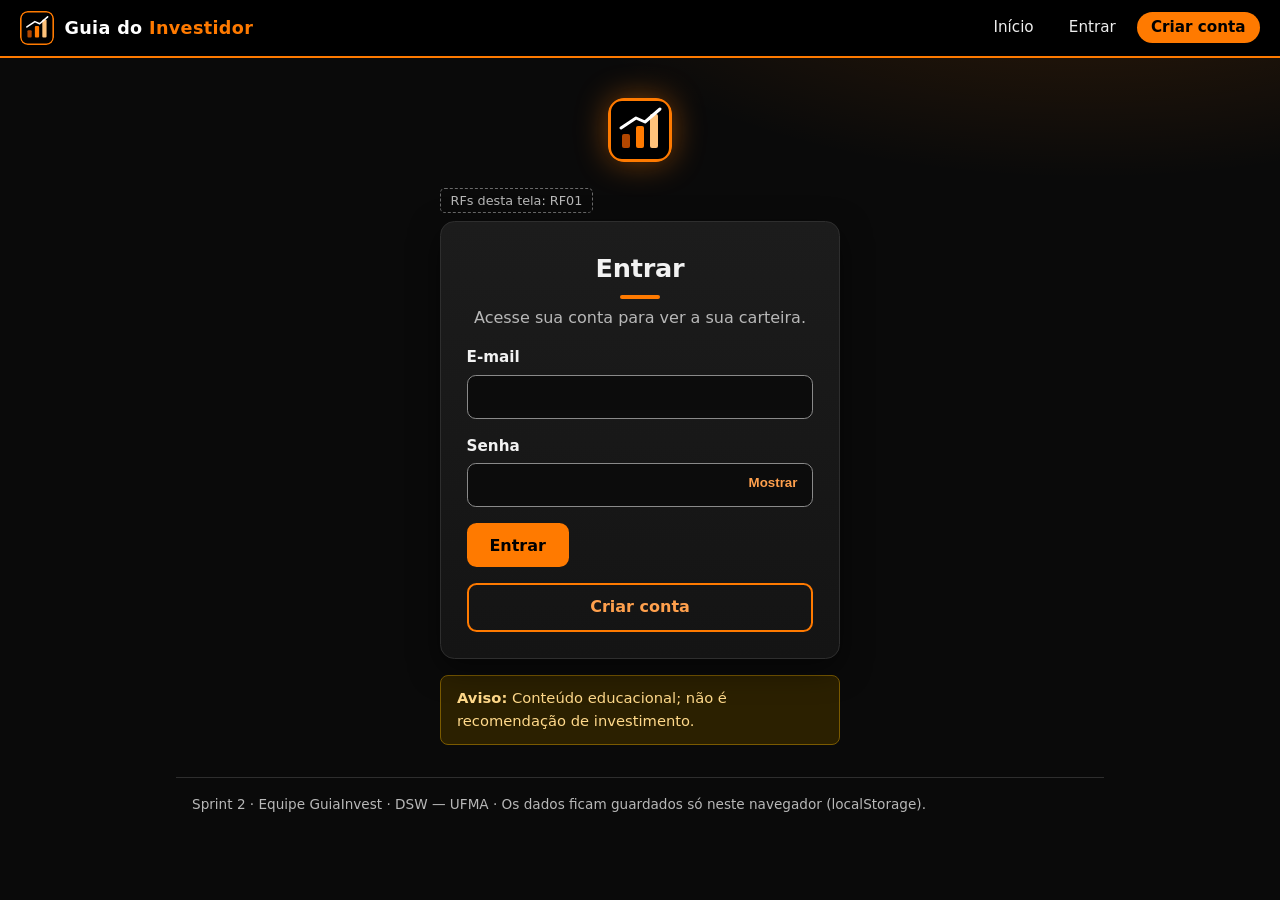
<file: codigo/12-excluir-carteira.html>
<!DOCTYPE html>
<!-- Guia do Investidor — Sprint 2 (tela ainda do protótipo S1; lógica prevista para a S3). Tela: Confirmar exclusão da carteira. RFs atendidos: RF10. Dados de exemplo fixos. -->
<html lang="pt-BR"><head><meta charset="utf-8"><meta name="viewport" content="width=device-width, initial-scale=1">
<title>Confirmar exclusão da carteira — Guia do Investidor</title><link rel="stylesheet" href="style.css"></head>
<body><a class="skip" href="#conteudo">Pular para o conteúdo</a>
<header><a class="brand" href="index.html"><img src="logo.svg" alt="" width="34" height="34"><span>Guia do <b>Investidor</b></span></a><nav aria-label="Principal"><ul><li><span id="ola" class="ola"></span></li><li><a href="04-questionario.html">Questionário</a></li><li><a href="08-dashboard.html">Minha carteira</a></li><li><a href="10-minhas-carteiras.html">Minhas carteiras</a></li><li><a href="11-minha-conta.html">Minha conta</a></li><li><a href="01-login.html" data-sair>Sair</a></li></ul></nav></header>
<main id="conteudo"><p class="rf">RFs desta tela: RF10</p><p class="info prev">Prévia do protótipo (S1), com dados de exemplo. Esta função será implementada na Sprint 3.</p>
<section class="card"><h1>Excluir carteira?</h1><p class="alerta" role="alert">A carteira “Aposentadoria” será excluída e não poderá ser recuperada.</p>
<a class="btn perigo" href="10-minhas-carteiras.html">Confirmar exclusão</a><a class="btn sec" href="10-minhas-carteiras.html">Cancelar</a></section><p class="aviso" role="note"><strong>Aviso:</strong> Conteúdo educacional; não é recomendação de investimento.</p></main>
<footer>Sprint 2 · Equipe GuiaInvest · DSW — UFMA · Tela de prévia com dados de exemplo fixos.</footer><script src="js/regras.js"></script><script src="js/dados.js"></script><script src="app.js"></script><script src="js/prototipo.js"></script></body></html>
</file>
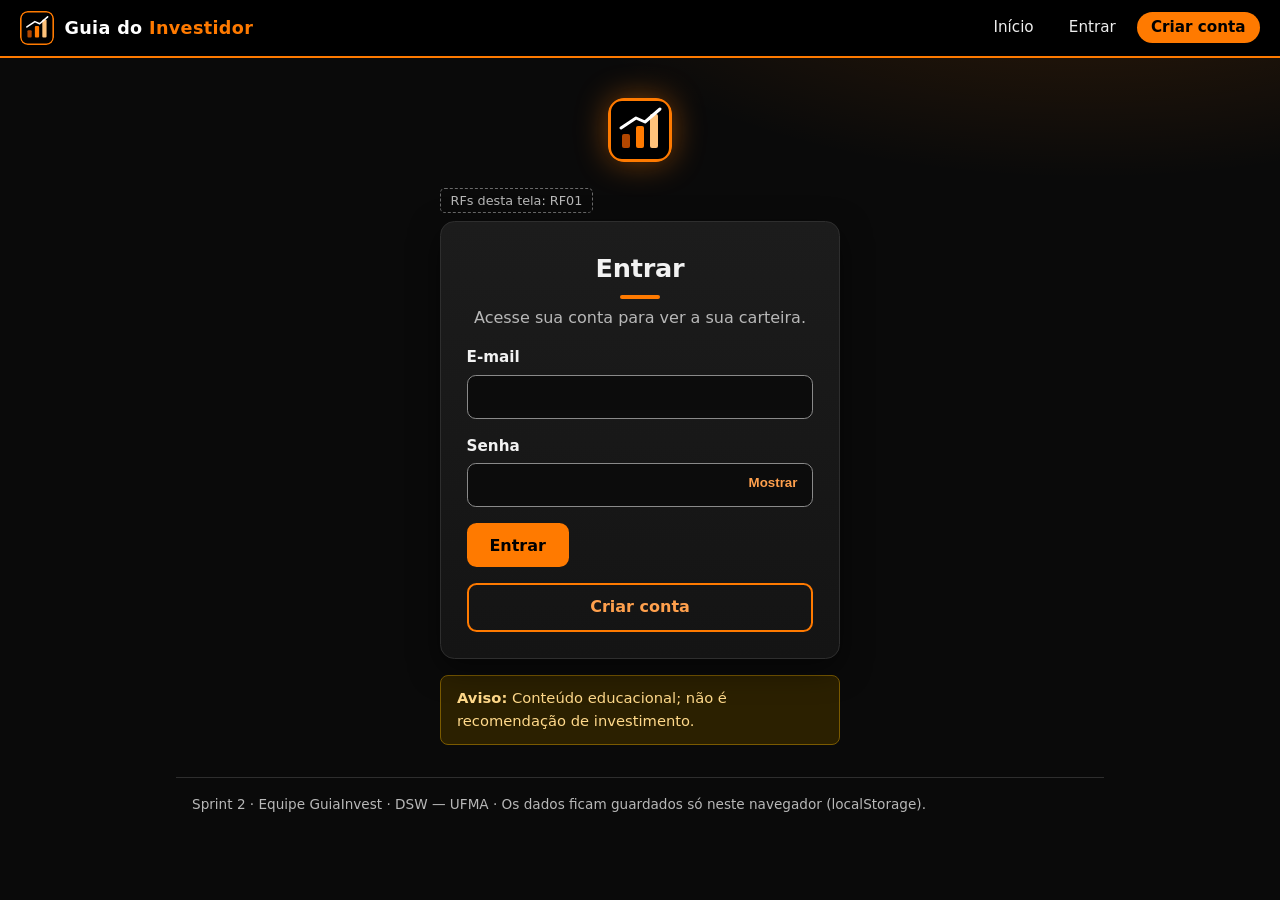
<file: codigo/13-excluir-conta.html>
<!DOCTYPE html>
<!-- Guia do Investidor — Sprint 2 (tela ainda do protótipo S1; lógica prevista para a S3). Tela: Confirmar exclusão da conta. RFs atendidos: RF12. Dados de exemplo fixos. -->
<html lang="pt-BR"><head><meta charset="utf-8"><meta name="viewport" content="width=device-width, initial-scale=1">
<title>Confirmar exclusão da conta — Guia do Investidor</title><link rel="stylesheet" href="style.css"></head>
<body><a class="skip" href="#conteudo">Pular para o conteúdo</a>
<header><a class="brand" href="index.html"><img src="logo.svg" alt="" width="34" height="34"><span>Guia do <b>Investidor</b></span></a><nav aria-label="Principal"><ul><li><span id="ola" class="ola"></span></li><li><a href="04-questionario.html">Questionário</a></li><li><a href="08-dashboard.html">Minha carteira</a></li><li><a href="10-minhas-carteiras.html">Minhas carteiras</a></li><li><a href="11-minha-conta.html">Minha conta</a></li><li><a href="01-login.html" data-sair>Sair</a></li></ul></nav></header>
<main id="conteudo"><p class="rf">RFs desta tela: RF12</p><p class="info prev">Prévia do protótipo (S1), com dados de exemplo. Esta função será implementada na Sprint 3.</p>
<section class="card"><h1>Excluir minha conta?</h1><p class="alerta" role="alert">Sua conta, perfil, objetivos e carteiras serão apagados. Depois disso, não será possível entrar com este e-mail.</p>
<a class="btn perigo" href="11-minha-conta.html">Confirmar exclusão</a><a class="btn sec" href="11-minha-conta.html">Cancelar</a></section><p class="aviso" role="note"><strong>Aviso:</strong> Conteúdo educacional; não é recomendação de investimento.</p></main>
<footer>Sprint 2 · Equipe GuiaInvest · DSW — UFMA · Tela de prévia com dados de exemplo fixos.</footer><script src="js/regras.js"></script><script src="js/dados.js"></script><script src="app.js"></script><script src="js/prototipo.js"></script></body></html>
</file>
<file: codigo/style.css>
:root{--bg:#0a0a0a;--card:#141414;--card2:#1c1c1c;--bd:#2e2e2e;--tx:#f2f2f2;--mut:#b8b8b8;--or:#ff7a00;--or2:#ffa04d;--focus:#ffd166;--err:#ff8a80}
*{box-sizing:border-box}
html{scroll-behavior:smooth}
body{margin:0;font-family:"Segoe UI",system-ui,-apple-system,Arial,sans-serif;background:var(--bg) radial-gradient(60rem 28rem at 85% -10%,rgba(255,122,0,.18),transparent 60%) no-repeat;color:var(--tx);line-height:1.55;min-height:100vh}
.skip{position:absolute;left:-999px;top:0;background:var(--or);color:#000;padding:.5rem 1rem;font-weight:700}.skip:focus{left:0;z-index:9}
a{color:var(--or2)}
a:focus-visible,input:focus-visible,button:focus-visible,summary:focus-visible,[tabindex]:focus-visible{outline:3px solid var(--focus);outline-offset:2px}
header{background:#000;border-bottom:2px solid var(--or);padding:.7rem 1.25rem;display:flex;flex-wrap:wrap;gap:.5rem 1.5rem;align-items:center;justify-content:space-between;position:sticky;top:0;z-index:5}
.brand{display:flex;align-items:center;gap:.65rem;color:#fff;text-decoration:none;font-weight:800;font-size:1.1rem;letter-spacing:.02em}
.brand span b{color:var(--or)}
.brand img{display:block;border-radius:8px;transition:transform .3s}.brand:hover img{transform:rotate(-8deg) scale(1.08)}
nav ul{list-style:none;margin:0;padding:0;display:flex;flex-wrap:wrap;gap:.25rem .4rem}
nav a{color:#eee;text-decoration:none;padding:.4rem .9rem;border-radius:2rem;font-size:.95rem;transition:background .2s,color .2s}
nav a:hover{background:var(--or);color:#000}
main{max-width:58rem;margin:0 auto;padding:1.5rem 1rem 1rem}
main.auth{max-width:27rem;padding-top:2.5rem}
.logo-big{display:block;margin:0 auto .8rem;border-radius:16px;box-shadow:0 0 32px rgba(255,122,0,.45);animation:float 4s ease-in-out infinite}
@keyframes float{50%{transform:translateY(-6px)}}
.auth h1,.auth .sub{text-align:center}
.card{background:linear-gradient(180deg,var(--card2),var(--card));border:1px solid var(--bd);border-radius:.9rem;padding:1.6rem;margin-bottom:1rem;box-shadow:0 10px 30px rgba(0,0,0,.5);animation:up .5s ease both}
@keyframes up{from{opacity:0;transform:translateY(14px)}}
h1{font-size:1.6rem;margin:.1rem 0 .4rem;letter-spacing:-.01em}
h1::after{content:"";display:block;width:2.5rem;height:4px;background:var(--or);border-radius:4px;margin-top:.4rem}
.auth h1::after{margin-inline:auto}
.sub{color:var(--mut);margin:0 0 1rem}
.rf{display:inline-block;color:var(--mut);border:1px dashed #6a6a6a;border-radius:.3rem;padding:.1rem .6rem;font-size:.8rem;margin-bottom:.5rem}
.steps{list-style:none;display:flex;gap:.4rem;padding:0;margin:0 0 1rem;font-size:.85rem;flex-wrap:wrap}
.steps li{padding:.3rem .9rem;border-radius:2rem;background:var(--card2);border:1px solid var(--bd);color:var(--mut)}
.steps li.on{background:var(--or);border-color:var(--or);color:#000;font-weight:700}
label,legend{display:block;font-weight:600;margin:1rem 0 .3rem;font-size:.95rem}
input[type=text],input[type=email],input[type=password],input[type=number]{width:100%;padding:.75rem .85rem;border:1.5px solid #8a8a8a;border-radius:.55rem;font-size:1rem;background:#0c0c0c;color:#fff;transition:border-color .2s,box-shadow .2s}
input:hover{border-color:var(--or2)}input:focus{border-color:var(--or);box-shadow:0 0 0 3px rgba(255,122,0,.25)}
.pw{position:relative}.pw button{position:absolute;right:.4rem;top:.35rem;background:none;border:0;color:var(--or2);font-weight:600;cursor:pointer;padding:.4rem .6rem;border-radius:.4rem}
fieldset{border:0;padding:0;margin:0}
.opt{display:flex;gap:.7rem;align-items:center;margin:.45rem 0;padding:.8rem .9rem;border:1.5px solid var(--bd);border-radius:.6rem;background:#101010;cursor:pointer;transition:border-color .2s,background .2s,transform .15s}
.opt:hover{border-color:var(--or2);transform:translateX(3px)}
.opt input{width:1.15rem;height:1.15rem;accent-color:var(--or)}
.opt label{margin:0;font-weight:400;cursor:pointer;flex:1}
.opt.sel{border-color:var(--or);background:rgba(255,122,0,.12)}
.btn{display:inline-block;background:var(--or);color:#000;border:2px solid var(--or);border-radius:.6rem;padding:.65rem 1.3rem;font-size:1rem;font-weight:700;text-decoration:none;margin:1.1rem .5rem 0 0;transition:transform .15s,box-shadow .2s,background .2s}
.btn:hover{transform:translateY(-2px);box-shadow:0 6px 18px rgba(255,122,0,.4);background:var(--or2)}
.btn.sec{background:transparent;color:var(--or2)}.btn.sec:hover{background:rgba(255,122,0,.15)}
.btn.perigo{background:#ff6b5e;border-color:#ff6b5e;color:#000}
.auth .btn{display:block;text-align:center;margin:1rem 0 0}
.erro{color:var(--err);font-weight:600;margin:.3rem 0 0;font-size:.92rem}
.campo-erro{border-color:var(--err)!important;background:#1d0e0d!important}
.alerta{border:1px solid #7a2e28;border-left:5px solid #ff6b5e;background:#241110;color:#ffd5d0;padding:.7rem 1rem;border-radius:.5rem}
.info{border:1px solid #6b4a1f;border-left:5px solid var(--or);background:#1f1608;padding:.7rem 1rem;border-radius:.5rem}
.aviso{background:#2b2000;color:#ffd98a;border:1px solid #7a5a00;border-radius:.5rem;padding:.7rem 1rem;margin:1rem 0;font-size:.92rem}
.prog{background:#2a2a2a;border-radius:1rem;height:.6rem}
.prog span{display:block;height:100%;width:37.5%;background:linear-gradient(90deg,var(--or),var(--or2));border-radius:1rem;animation:grow 1s ease both}
@keyframes grow{from{width:0}}
.grid{display:flex;flex-wrap:wrap;gap:1.8rem;align-items:center;margin:1rem 0}
.donut{width:13rem;height:13rem;flex:none;margin:0 auto;position:relative}
.donut svg{width:100%;height:100%;transform:rotate(-90deg);animation:spin 1s ease both}
@keyframes spin{from{transform:rotate(-200deg) scale(.7);opacity:0}}
.seg{fill:none;stroke-width:6;transition:opacity .2s,stroke-width .2s}
.donut.dim .seg{opacity:.3}.donut.dim .seg.hl{opacity:1;stroke-width:7.5}
.donut b{position:absolute;inset:0;display:grid;place-content:center;text-align:center;font-size:.95rem;color:var(--mut)}
.donut b strong{display:block;font-size:1.2rem;color:var(--or)}
.kpis{display:flex;flex-wrap:wrap;gap:.7rem;margin:.8rem 0}
.kpi{flex:1;min-width:8rem;background:#101010;border:1px solid var(--bd);border-top:3px solid var(--or);border-radius:.6rem;padding:.6rem .9rem}
.kpi small{display:block;color:var(--mut);font-size:.8rem}.kpi strong{font-size:1.1rem}
.tabela{overflow-x:auto;flex:1;min-width:16rem}
table{border-collapse:collapse;width:100%}
th{background:#101010;color:var(--or2);font-size:.88rem}
th,td{border-bottom:1px solid var(--bd);padding:.6rem .7rem;text-align:left}
td.n,th.n{text-align:right}
tbody tr{transition:background .15s}tbody tr:hover,tbody tr.hl{background:rgba(255,122,0,.14)}
.sw{display:inline-block;width:.9rem;height:.9rem;border-radius:.2rem;margin-right:.5rem;vertical-align:middle}
.sr{position:absolute;left:-999px}
.dica{border-bottom:1px dotted var(--or2);cursor:help}
details{border:1px solid var(--bd);border-radius:.6rem;padding:.6rem .9rem;margin:.8rem 0;background:#101010}
summary{cursor:pointer;font-weight:600;color:var(--or2)}
.badge{display:inline-block;background:var(--or);color:#000;border-radius:2rem;padding:.25rem 1.1rem;font-size:1.3rem;font-weight:800}
footer{max-width:58rem;margin:0 auto;padding:1rem 1rem 2rem;color:var(--mut);font-size:.85rem;border-top:1px solid var(--bd)}
@media(max-width:480px){main{padding:1rem .6rem}.card{padding:1.1rem}.donut{width:11rem;height:11rem}}
@media(prefers-reduced-motion:reduce){*{animation:none!important;transition:none!important}}
.nav-pub a.cta{background:var(--or);color:#000;font-weight:700}
.hero{padding:1.5rem 0 .5rem;text-align:left}
.hero h1{font-size:2.2rem;line-height:1.15;max-width:36rem}
.hero p{color:var(--mut);max-width:36rem;font-size:1.05rem}
.hero em{font-style:normal;color:var(--or)}
.cols{display:grid;grid-template-columns:repeat(auto-fit,minmax(15rem,1fr));gap:1rem;margin:1rem 0}
.mini{background:#101010;border:1px solid var(--bd);border-top:3px solid var(--or);border-radius:.7rem;padding:1rem 1.1rem;transition:transform .2s,border-color .2s}
.mini:hover{transform:translateY(-4px);border-color:var(--or)}
.mini h3{margin:.1rem 0 .3rem;font-size:1.05rem;color:var(--or2)}.mini p{margin:0;color:var(--mut);font-size:.95rem}
h2{font-size:1.25rem;margin:1.4rem 0 .6rem}
.tag{display:inline-block;font-size:.78rem;font-weight:700;border:1px solid var(--or);color:var(--or2);border-radius:2rem;padding:.05rem .6rem;margin-left:.5rem}
details p{margin:.5rem 0 .2rem;color:var(--mut)}
.passos{counter-reset:p;list-style:none;padding:0;margin:.5rem 0;display:grid;grid-template-columns:repeat(auto-fit,minmax(12rem,1fr));gap:.8rem}
.passos li{counter-increment:p;background:#101010;border:1px solid var(--bd);border-radius:.7rem;padding:.9rem 1rem}
.passos li::before{content:counter(p);display:grid;place-items:center;width:1.7rem;height:1.7rem;border-radius:50%;background:var(--or);color:#000;font-weight:800;margin-bottom:.4rem}
@media(max-width:480px){.hero h1{font-size:1.7rem}}
.hero{background:linear-gradient(90deg,rgba(0,0,0,.92) 0%,rgba(0,0,0,.72) 55%,rgba(0,0,0,.45) 100%),url("img/fundo-bolsa.jpg") center/cover no-repeat,#000;border-color:#3a2a14;padding:3rem 1.8rem;min-height:21rem}
.hero h1{text-shadow:0 2px 12px #000}
.hero p{color:#e2e2e2}
@media(max-width:480px){.hero{padding:2rem 1.1rem;min-height:0}}
/* Sprint 2: botões de formulário, estados ocultos e saudação no menu */
button.btn{font-family:inherit;cursor:pointer}
[hidden]{display:none!important}
.ola{display:inline-block;padding:.4rem .6rem;color:var(--or2);font-weight:700;font-size:.95rem}
.ola:empty{display:none}
.prev{font-size:.9rem}
.donut b strong{font-size:1rem}
/* S3 - Ajustes de acessibilidade e foco na tela de cadastro (02-cadastro.html) */
.pw input[type="password"],
.pw input[type="text"] {
  padding-right: 5.2rem;
}

.pw button:focus-visible,
.btn:focus-visible {
  outline: 3px solid var(--focus, #FFA04D);
  outline-offset: 2px;
}

.dica-campo {
  display: block;
  margin-top: 0.35rem;
  font-size: 0.85rem;
  color: var(--mut);
}

.dica-campo.ok {
  color: #4ade80;
}
</file>
